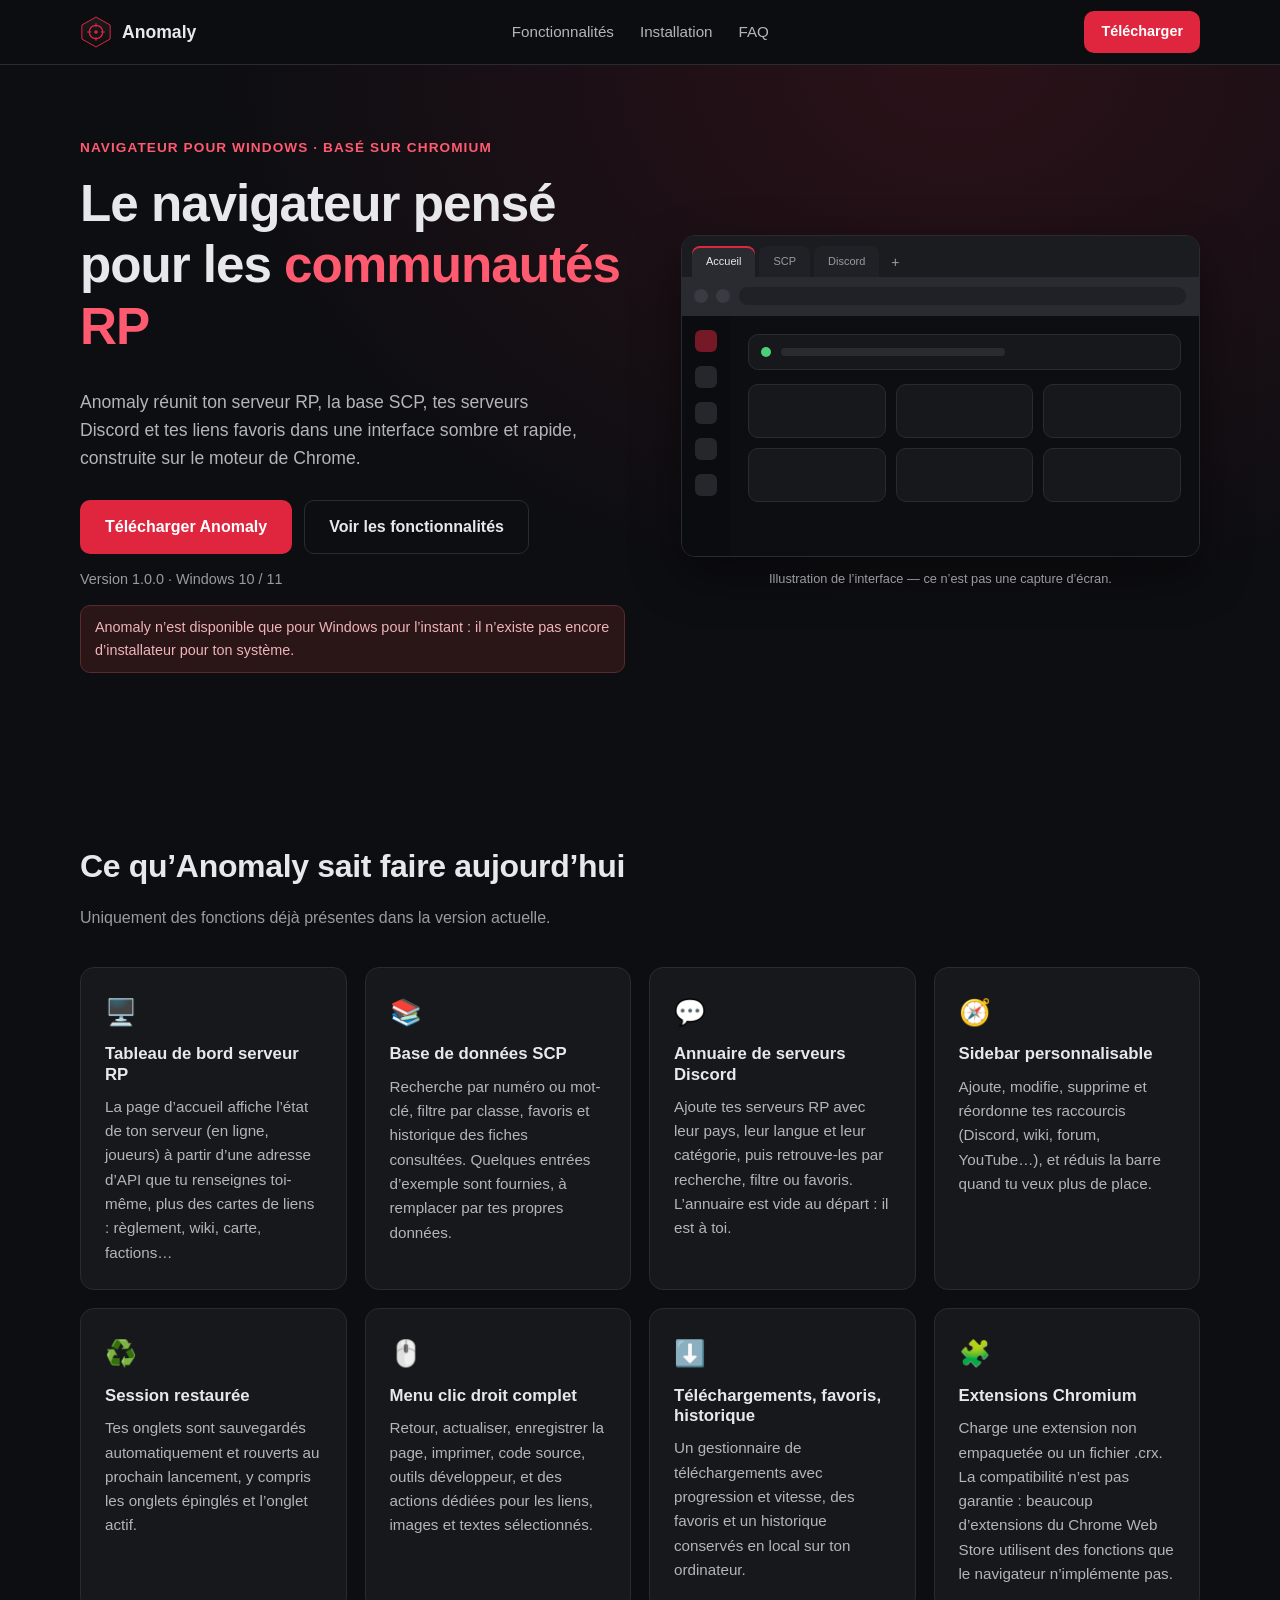
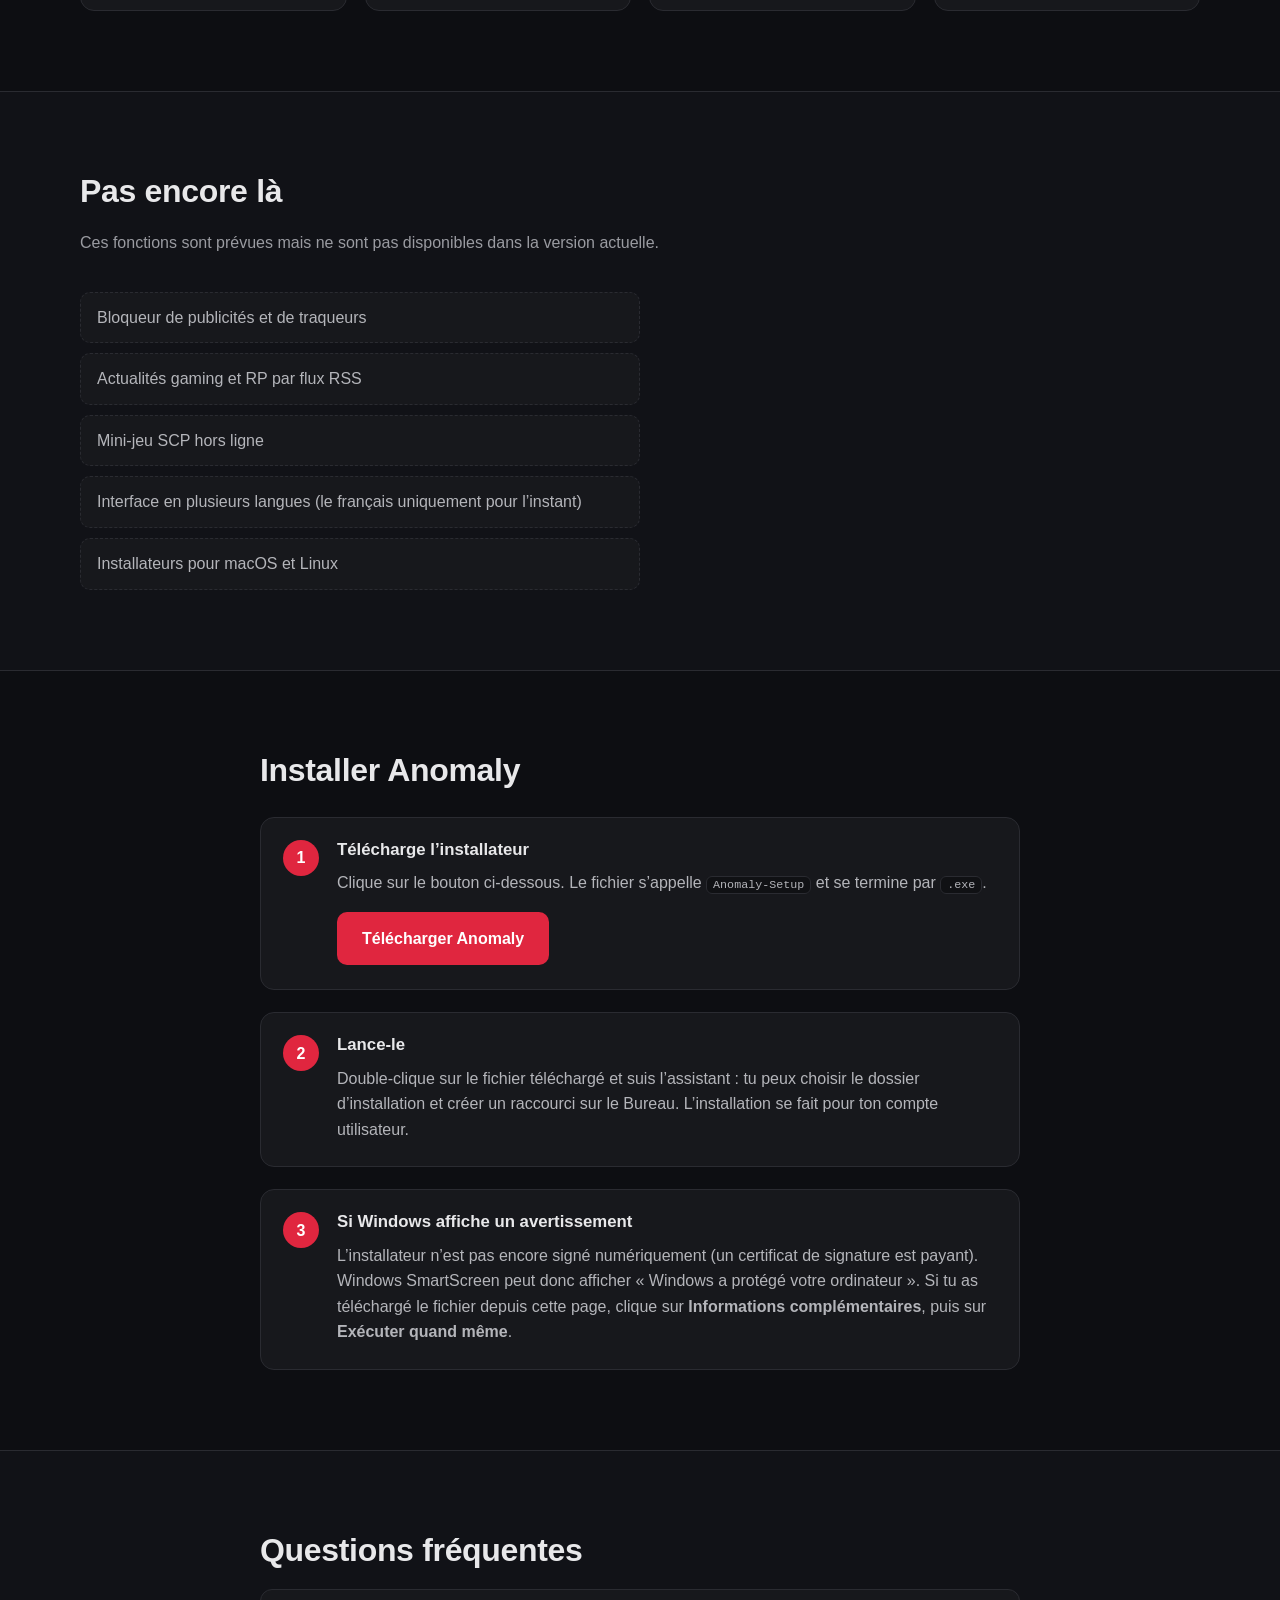
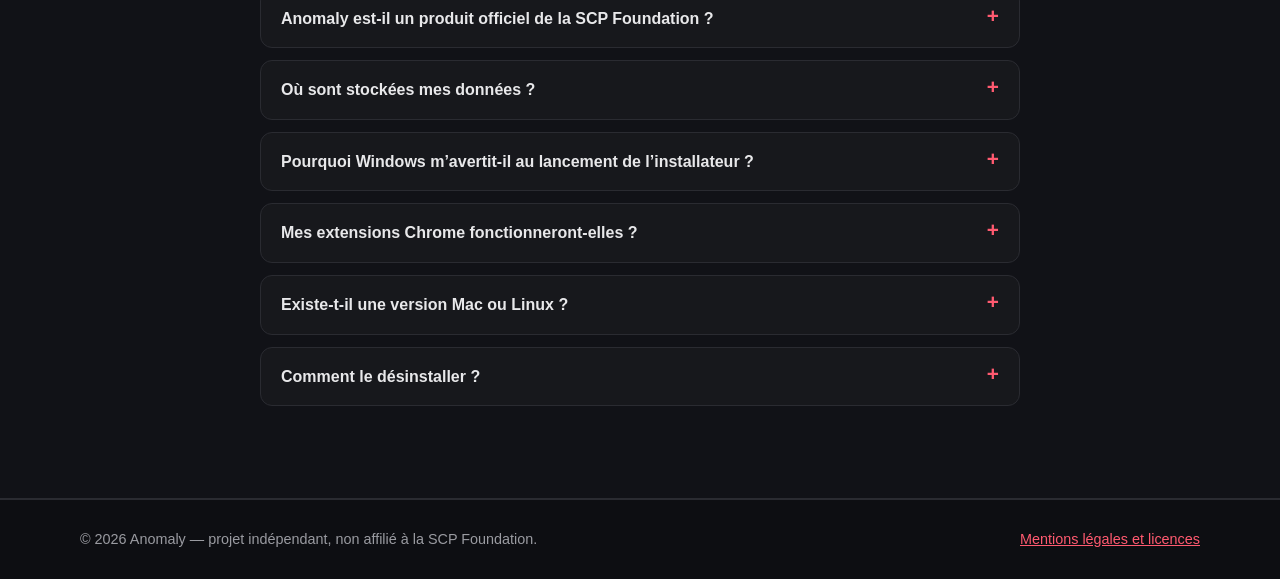
<file: index.html>
<!DOCTYPE html>
<html lang="fr">
<head>
<meta charset="UTF-8">
<meta name="viewport" content="width=device-width, initial-scale=1">
<title>Anomaly — le navigateur des communautés RP et SCP</title>
<meta name="description" content="Anomaly est un navigateur Windows basé sur Chromium, pensé pour les communautés RP : tableau de bord serveur, base SCP, annuaire de serveurs Discord, sidebar personnalisable.">
<meta name="theme-color" content="#0d0e12">
<meta property="og:type" content="website">
<meta property="og:title" content="Anomaly — le navigateur des communautés RP et SCP">
<meta property="og:description" content="Un navigateur Windows basé sur Chromium, avec tableau de bord serveur RP, base SCP et annuaire de serveurs Discord.">
<meta property="og:locale" content="fr_FR">
<meta name="twitter:card" content="summary">
<link rel="icon" type="image/svg+xml" href="favicon.svg">
<link rel="stylesheet" href="style.css">
</head>
<body>
  <a class="lien-evitement" href="#contenu">Aller au contenu</a>

  <header class="entete">
    <div class="conteneur entete-interieur">
      <a class="marque" href="#haut" aria-label="Anomaly, retour en haut">
        <img src="logo.svg" alt="" width="32" height="32">
        <span>Anomaly</span>
      </a>
      <nav class="nav" aria-label="Navigation principale">
        <a href="#fonctionnalites">Fonctionnalités</a>
        <a href="#installation">Installation</a>
        <a href="#faq">FAQ</a>
      </nav>
      <a class="bouton bouton-petit" href="#installation" data-download><span class="label">Télécharger</span></a>
    </div>
  </header>

  <main id="contenu">
    <section class="hero" id="haut">
      <div class="conteneur hero-grille">
        <div class="hero-texte">
          <p class="surtitre">Navigateur pour Windows · basé sur Chromium</p>
          <h1>Le navigateur pensé pour les <span class="accent">communautés RP</span></h1>
          <p class="chapeau">Anomaly réunit ton serveur RP, la base SCP, tes serveurs Discord et tes liens favoris dans une interface sombre et rapide, construite sur le moteur de Chrome.</p>
          <div class="hero-actions">
            <a class="bouton" href="#installation" data-download><span class="label">Télécharger Anomaly</span></a>
            <a class="bouton bouton-discret" href="#fonctionnalites">Voir les fonctionnalités</a>
          </div>
          <p class="meta-telechargement">
            Version <span data-version>—</span> · Windows 10 / 11
            <span data-size-wrap hidden> · <span data-size></span></span>
            <span data-date-wrap hidden> · sortie le <span data-date></span></span>
          </p>
          <p class="note-os" id="note-os" hidden>Anomaly n’est disponible que pour Windows pour l’instant : il n’existe pas encore d’installateur pour ton système.</p>
          <noscript><p class="note-os">Active JavaScript pour afficher le lien de téléchargement.</p></noscript>
        </div>

        <div class="hero-visuel">
          <div class="mock" aria-hidden="true">
            <div class="mock-onglets">
              <span class="mock-onglet actif">Accueil</span>
              <span class="mock-onglet">SCP</span>
              <span class="mock-onglet">Discord</span>
              <span class="mock-plus">+</span>
            </div>
            <div class="mock-barre"><span class="mock-rond"></span><span class="mock-rond"></span><span class="mock-adresse"></span></div>
            <div class="mock-corps">
              <div class="mock-sidebar"><i></i><i></i><i></i><i></i><i></i></div>
              <div class="mock-contenu">
                <div class="mock-statut"><span class="mock-point"></span><span class="mock-ligne long"></span></div>
                <div class="mock-cartes"><b></b><b></b><b></b><b></b><b></b><b></b></div>
              </div>
            </div>
          </div>
          <p class="legende">Illustration de l’interface — ce n’est pas une capture d’écran.</p>
        </div>
      </div>
    </section>

    <section class="section" id="fonctionnalites">
      <div class="conteneur">
        <h2>Ce qu’Anomaly sait faire aujourd’hui</h2>
        <p class="intro-section">Uniquement des fonctions déjà présentes dans la version actuelle.</p>
        <div class="grille-cartes">
          <article class="carte reveal">
            <span class="icone-carte" aria-hidden="true">🖥️</span>
            <h3>Tableau de bord serveur RP</h3>
            <p>La page d’accueil affiche l’état de ton serveur (en ligne, joueurs) à partir d’une adresse d’API que tu renseignes toi-même, plus des cartes de liens : règlement, wiki, carte, factions…</p>
          </article>
          <article class="carte reveal">
            <span class="icone-carte" aria-hidden="true">📚</span>
            <h3>Base de données SCP</h3>
            <p>Recherche par numéro ou mot-clé, filtre par classe, favoris et historique des fiches consultées. Quelques entrées d’exemple sont fournies, à remplacer par tes propres données.</p>
          </article>
          <article class="carte reveal">
            <span class="icone-carte" aria-hidden="true">💬</span>
            <h3>Annuaire de serveurs Discord</h3>
            <p>Ajoute tes serveurs RP avec leur pays, leur langue et leur catégorie, puis retrouve-les par recherche, filtre ou favoris. L’annuaire est vide au départ : il est à toi.</p>
          </article>
          <article class="carte reveal">
            <span class="icone-carte" aria-hidden="true">🧭</span>
            <h3>Sidebar personnalisable</h3>
            <p>Ajoute, modifie, supprime et réordonne tes raccourcis (Discord, wiki, forum, YouTube…), et réduis la barre quand tu veux plus de place.</p>
          </article>
          <article class="carte reveal">
            <span class="icone-carte" aria-hidden="true">♻️</span>
            <h3>Session restaurée</h3>
            <p>Tes onglets sont sauvegardés automatiquement et rouverts au prochain lancement, y compris les onglets épinglés et l’onglet actif.</p>
          </article>
          <article class="carte reveal">
            <span class="icone-carte" aria-hidden="true">🖱️</span>
            <h3>Menu clic droit complet</h3>
            <p>Retour, actualiser, enregistrer la page, imprimer, code source, outils développeur, et des actions dédiées pour les liens, images et textes sélectionnés.</p>
          </article>
          <article class="carte reveal">
            <span class="icone-carte" aria-hidden="true">⬇️</span>
            <h3>Téléchargements, favoris, historique</h3>
            <p>Un gestionnaire de téléchargements avec progression et vitesse, des favoris et un historique conservés en local sur ton ordinateur.</p>
          </article>
          <article class="carte reveal">
            <span class="icone-carte" aria-hidden="true">🧩</span>
            <h3>Extensions Chromium</h3>
            <p>Charge une extension non empaquetée ou un fichier .crx. La compatibilité n’est pas garantie : beaucoup d’extensions du Chrome Web Store utilisent des fonctions que le navigateur n’implémente pas.</p>
          </article>
        </div>
      </div>
    </section>

    <section class="section section-alt" id="feuille-de-route">
      <div class="conteneur">
        <h2>Pas encore là</h2>
        <p class="intro-section">Ces fonctions sont prévues mais ne sont pas disponibles dans la version actuelle.</p>
        <ul class="liste-bientot">
          <li>Bloqueur de publicités et de traqueurs</li>
          <li>Actualités gaming et RP par flux RSS</li>
          <li>Mini-jeu SCP hors ligne</li>
          <li>Interface en plusieurs langues (le français uniquement pour l’instant)</li>
          <li>Installateurs pour macOS et Linux</li>
        </ul>
      </div>
    </section>

    <section class="section" id="installation">
      <div class="conteneur etroit">
        <h2>Installer Anomaly</h2>
        <ol class="etapes">
          <li>
            <h3>Télécharge l’installateur</h3>
            <p>Clique sur le bouton ci-dessous. Le fichier s’appelle <code>Anomaly-Setup</code> et se termine par <code>.exe</code>.</p>
            <p><a class="bouton" href="#installation" data-download><span class="label">Télécharger Anomaly</span></a></p>
          </li>
          <li>
            <h3>Lance-le</h3>
            <p>Double-clique sur le fichier téléchargé et suis l’assistant : tu peux choisir le dossier d’installation et créer un raccourci sur le Bureau. L’installation se fait pour ton compte utilisateur.</p>
          </li>
          <li>
            <h3>Si Windows affiche un avertissement</h3>
            <p>L’installateur n’est pas encore signé numériquement (un certificat de signature est payant). Windows SmartScreen peut donc afficher « Windows a protégé votre ordinateur ». Si tu as téléchargé le fichier depuis cette page, clique sur <strong>Informations complémentaires</strong>, puis sur <strong>Exécuter quand même</strong>.</p>
          </li>
        </ol>

        <div class="verification" id="verification" hidden>
          <h3>Vérifier ton fichier (facultatif)</h3>
          <p>Compare l’empreinte SHA-256 de ton téléchargement avec celle-ci. Si elles diffèrent, ne lance pas le fichier.</p>
          <div class="sha-ligne">
            <code id="sha-valeur"></code>
            <button type="button" class="bouton bouton-petit bouton-discret" id="sha-copier">Copier</button>
          </div>
          <p class="aide">Sous Windows, ouvre un terminal dans ton dossier de téléchargements et tape : <code>certutil -hashfile Anomaly-Setup-1.0.0.exe SHA256</code></p>
        </div>
      </div>
    </section>

    <section class="section section-alt" id="faq">
      <div class="conteneur etroit">
        <h2>Questions fréquentes</h2>
        <details>
          <summary>Anomaly est-il un produit officiel de la SCP Foundation ?</summary>
          <p>Non. Anomaly est un projet indépendant, sans lien avec la SCP Foundation ni avec ses auteurs. Les fiches SCP d’exemple s’inspirent de contenus du SCP Wiki, publiés sous licence Creative Commons BY-SA 3.0 (voir les <a href="mentions.html">mentions</a>).</p>
        </details>
        <details>
          <summary>Où sont stockées mes données ?</summary>
          <p>Favoris, historique, réglages et session restent sur ton ordinateur. Anomaly n’a ni compte utilisateur ni synchronisation en ligne. Les sites que tu visites, eux, fonctionnent comme dans n’importe quel navigateur.</p>
        </details>
        <details>
          <summary>Pourquoi Windows m’avertit-il au lancement de l’installateur ?</summary>
          <p>Parce que le fichier n’est pas signé numériquement. Ce n’est pas une preuve qu’il est dangereux, mais c’est une raison de ne le télécharger que depuis cette page, et de comparer l’empreinte SHA-256 si elle est affichée plus haut.</p>
        </details>
        <details>
          <summary>Mes extensions Chrome fonctionneront-elles ?</summary>
          <p>Peut-être. Anomaly charge les extensions Chromium non empaquetées, mais beaucoup d’extensions du Chrome Web Store utilisent des fonctions absentes de ce navigateur, surtout les plus récentes (Manifest V3). Il faut les essayer une par une.</p>
        </details>
        <details>
          <summary>Existe-t-il une version Mac ou Linux ?</summary>
          <p>Pas pour l’instant : seul l’installateur Windows est proposé.</p>
        </details>
        <details>
          <summary>Comment le désinstaller ?</summary>
          <p>Comme n’importe quel logiciel : Paramètres Windows → Applications → Anomaly → Désinstaller.</p>
        </details>
      </div>
    </section>
  </main>

  <footer class="pied">
    <div class="conteneur pied-interieur">
      <p>© <span id="annee"></span> Anomaly — projet indépendant, non affilié à la SCP Foundation.</p>
      <p><a href="mentions.html">Mentions légales et licences</a></p>
    </div>
  </footer>

  <script src="config.js"></script>
  <script src="script.js"></script>
</body>
</html>
</file>
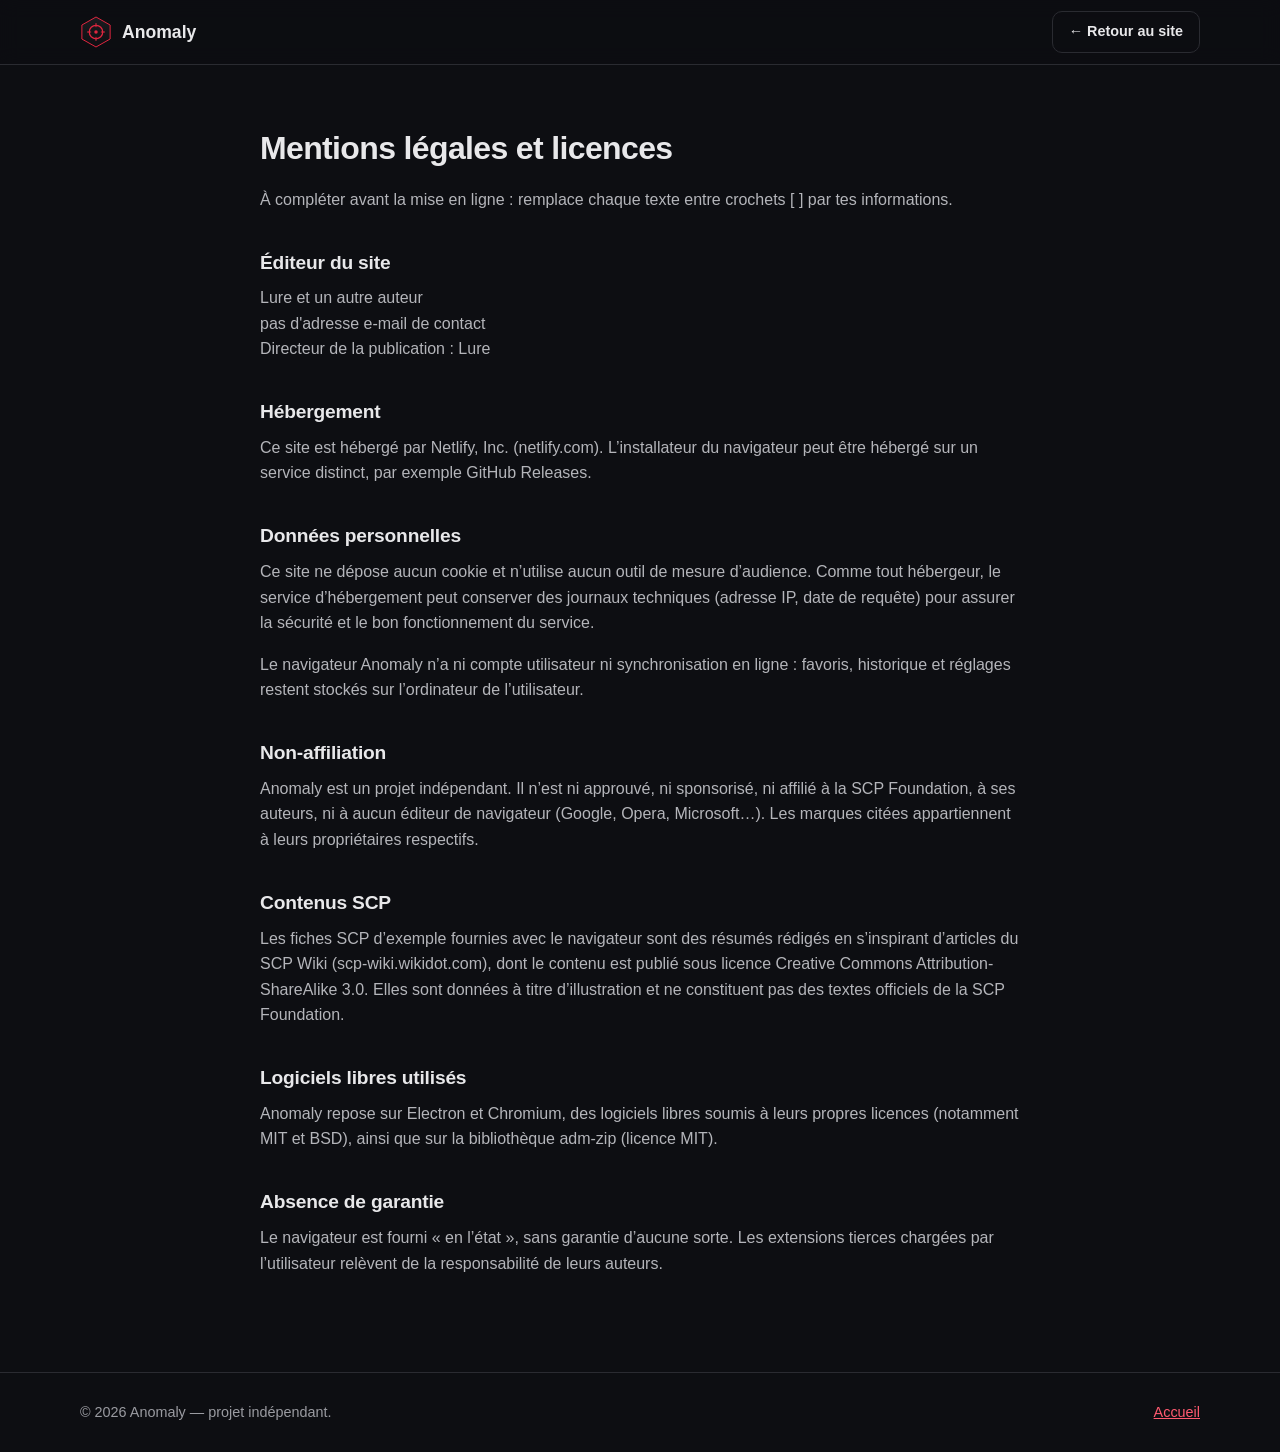
<file: mentions.html>
<!DOCTYPE html>
<html lang="fr">
<head>
<meta charset="UTF-8">
<meta name="viewport" content="width=device-width, initial-scale=1">
<title>Mentions légales et licences — Anomaly</title>
<meta name="description" content="Mentions légales, données personnelles et licences du site Anomaly.">
<meta name="robots" content="noindex">
<link rel="icon" type="image/svg+xml" href="favicon.svg">
<link rel="stylesheet" href="style.css">
</head>
<body>
  <header class="entete">
    <div class="conteneur entete-interieur">
      <a class="marque" href="index.html"><img src="logo.svg" alt="" width="32" height="32"><span>Anomaly</span></a>
      <a class="bouton bouton-petit bouton-discret" href="index.html">← Retour au site</a>
    </div>
  </header>

  <main class="page-simple">
    <div class="conteneur etroit">
      <h1>Mentions légales et licences</h1>
      <p class="avertissement-champ">À compléter avant la mise en ligne : remplace chaque texte entre crochets [ ] par tes informations.</p>

      <h2>Éditeur du site</h2>
      <p>Lure et un autre auteur<br>
      pas d'adresse e-mail de contact<br>
      Directeur de la publication : Lure</p>

      <h2>Hébergement</h2>
      <p>Ce site est hébergé par Netlify, Inc. (netlify.com). L’installateur du navigateur peut être hébergé sur un service distinct, par exemple GitHub Releases.</p>

      <h2>Données personnelles</h2>
      <p>Ce site ne dépose aucun cookie et n’utilise aucun outil de mesure d’audience. Comme tout hébergeur, le service d’hébergement peut conserver des journaux techniques (adresse IP, date de requête) pour assurer la sécurité et le bon fonctionnement du service.</p>
      <p>Le navigateur Anomaly n’a ni compte utilisateur ni synchronisation en ligne : favoris, historique et réglages restent stockés sur l’ordinateur de l’utilisateur.</p>

      <h2>Non-affiliation</h2>
      <p>Anomaly est un projet indépendant. Il n’est ni approuvé, ni sponsorisé, ni affilié à la SCP Foundation, à ses auteurs, ni à aucun éditeur de navigateur (Google, Opera, Microsoft…). Les marques citées appartiennent à leurs propriétaires respectifs.</p>

      <h2>Contenus SCP</h2>
      <p>Les fiches SCP d’exemple fournies avec le navigateur sont des résumés rédigés en s’inspirant d’articles du SCP Wiki (scp-wiki.wikidot.com), dont le contenu est publié sous licence Creative Commons Attribution-ShareAlike 3.0. Elles sont données à titre d’illustration et ne constituent pas des textes officiels de la SCP Foundation.</p>

      <h2>Logiciels libres utilisés</h2>
      <p>Anomaly repose sur Electron et Chromium, des logiciels libres soumis à leurs propres licences (notamment MIT et BSD), ainsi que sur la bibliothèque adm-zip (licence MIT).</p>

      <h2>Absence de garantie</h2>
      <p>Le navigateur est fourni « en l’état », sans garantie d’aucune sorte. Les extensions tierces chargées par l’utilisateur relèvent de la responsabilité de leurs auteurs.</p>
    </div>
  </main>

  <footer class="pied">
    <div class="conteneur pied-interieur">
      <p>© <span id="annee"></span> Anomaly — projet indépendant.</p>
      <p><a href="index.html">Accueil</a></p>
    </div>
  </footer>
  <script src="script.js"></script>
</body>
</html>
</file>
<file: style.css>
:root {
  --fond: #0d0e12;
  --fond-alt: #111217;
  --carte: #17181c;
  --carte-survol: #1e2025;
  --bordure: #2a2b31;
  --texte: #e8e8ea;
  --texte-doux: #b4b5ba;
  --muted: #9a9ba1;
  --accent: #e0263f;
  --accent-hover: #ff3a54;
  --accent-texte: #ff5a70;
  --rayon: 14px;
  --ombre: 0 18px 50px rgba(0, 0, 0, 0.45);
  color-scheme: dark;
}

* { box-sizing: border-box; }
html { scroll-behavior: smooth; scroll-padding-top: 76px; }
body {
  margin: 0;
  background: var(--fond);
  color: var(--texte);
  font-family: -apple-system, BlinkMacSystemFont, "Segoe UI", Roboto, Helvetica, Arial, sans-serif;
  line-height: 1.6;
  -webkit-font-smoothing: antialiased;
}
img { max-width: 100%; }
a { color: var(--accent-texte); }
a:hover { color: #ff8394; }
code {
  background: #101114; border: 1px solid var(--bordure); border-radius: 6px;
  padding: 1px 6px; font-size: 0.9em; word-break: break-all;
}
h1, h2, h3 { line-height: 1.2; margin: 0 0 0.6em; }
h1 { font-size: clamp(2rem, 5vw, 3.2rem); letter-spacing: -0.02em; }
h2 { font-size: clamp(1.5rem, 3vw, 2rem); letter-spacing: -0.01em; }
h3 { font-size: 1.05rem; }
p { margin: 0 0 1em; }

:focus-visible { outline: 2px solid var(--accent-texte); outline-offset: 3px; border-radius: 4px; }

.conteneur { width: min(1120px, 92%); margin: 0 auto; }
.conteneur.etroit { width: min(760px, 92%); }

.lien-evitement {
  position: absolute; left: -999px; top: 8px; background: var(--accent); color: #fff;
  padding: 8px 14px; border-radius: 8px; z-index: 100;
}
.lien-evitement:focus { left: 8px; }

/* --- En-tête --- */
.entete {
  position: sticky; top: 0; z-index: 50;
  background: rgba(13, 14, 18, 0.85); backdrop-filter: blur(10px);
  border-bottom: 1px solid var(--bordure);
}
.entete-interieur { display: flex; align-items: center; justify-content: space-between; gap: 20px; height: 64px; }
.marque { display: flex; align-items: center; gap: 10px; color: var(--texte); text-decoration: none; font-weight: 700; font-size: 1.1rem; }
.marque:hover { color: var(--texte); }
.nav { display: flex; gap: 26px; }
.nav a { color: var(--texte-doux); text-decoration: none; font-size: 0.95rem; }
.nav a:hover { color: #fff; }

/* --- Boutons --- */
.bouton {
  display: inline-flex; align-items: center; justify-content: center; gap: 8px;
  background: var(--accent); color: #fff; text-decoration: none; font-weight: 600;
  padding: 13px 24px; border-radius: 10px; border: 1px solid transparent;
  font-size: 1rem; cursor: pointer; font-family: inherit;
  transition: background 0.15s, transform 0.15s, border-color 0.15s;
}
.bouton:hover { background: var(--accent-hover); color: #fff; transform: translateY(-1px); }
.bouton-petit { padding: 8px 16px; font-size: 0.9rem; }
.bouton-discret { background: transparent; border-color: var(--bordure); color: var(--texte); }
.bouton-discret:hover { background: var(--carte); border-color: var(--accent); color: #fff; }
.bouton.indisponible { background: #2a2b31; color: var(--texte-doux); cursor: default; transform: none; }
.bouton.indisponible:hover { background: #2a2b31; transform: none; }

/* --- Hero --- */
.hero { padding: 72px 0 80px; background: radial-gradient(ellipse at 75% 0%, rgba(224, 38, 63, 0.14), transparent 55%); }
.hero-grille { display: grid; grid-template-columns: 1.05fr 1fr; gap: 56px; align-items: center; }
.surtitre { color: var(--accent-texte); font-weight: 600; font-size: 0.85rem; text-transform: uppercase; letter-spacing: 0.08em; margin-bottom: 14px; }
.accent { color: var(--accent-texte); }
.chapeau { color: var(--texte-doux); font-size: 1.1rem; max-width: 52ch; }
.hero-actions { display: flex; gap: 12px; flex-wrap: wrap; margin: 28px 0 14px; }
.meta-telechargement { color: var(--muted); font-size: 0.9rem; margin: 0; }
.note-os {
  margin-top: 14px; padding: 10px 14px; border: 1px solid #5a2a2e; background: #2a1517;
  border-radius: 10px; font-size: 0.9rem; color: #f0b4ba;
}

/* --- Illustration de l'interface --- */
.mock {
  background: #101114; border: 1px solid var(--bordure); border-radius: var(--rayon);
  box-shadow: var(--ombre); overflow: hidden;
}
.mock-onglets { display: flex; gap: 4px; padding: 10px 10px 0; background: #1b1c20; align-items: flex-end; }
.mock-onglet { font-size: 11px; color: var(--muted); padding: 7px 14px; background: #202126; border-radius: 8px 8px 0 0; }
.mock-onglet.actif { background: #2a2b31; color: var(--texte); box-shadow: inset 0 2px 0 var(--accent); }
.mock-plus { color: var(--muted); padding: 4px 8px; font-size: 14px; }
.mock-barre { display: flex; align-items: center; gap: 8px; padding: 9px 12px; background: #2a2b31; border-bottom: 1px solid var(--bordure); }
.mock-rond { width: 14px; height: 14px; border-radius: 50%; background: #3a3b42; }
.mock-adresse { flex: 1; height: 20px; border-radius: 999px; background: #202126; border: 1px solid var(--bordure); }
.mock-corps { display: flex; min-height: 240px; }
.mock-sidebar { width: 48px; background: #0b0c0f; padding: 14px 0; display: flex; flex-direction: column; align-items: center; gap: 14px; }
.mock-sidebar i { width: 22px; height: 22px; border-radius: 6px; background: #26272d; display: block; }
.mock-sidebar i:first-child { background: rgba(224, 38, 63, 0.5); }
.mock-contenu { flex: 1; padding: 18px; background: var(--fond); }
.mock-statut { display: flex; align-items: center; gap: 10px; background: var(--carte); border: 1px solid var(--bordure); border-radius: 10px; padding: 12px; margin-bottom: 14px; }
.mock-point { width: 10px; height: 10px; border-radius: 50%; background: #4bd07a; flex-shrink: 0; }
.mock-ligne { height: 8px; border-radius: 4px; background: #2a2b31; display: block; }
.mock-ligne.long { width: 55%; }
.mock-cartes { display: grid; grid-template-columns: repeat(3, 1fr); gap: 10px; }
.mock-cartes b { height: 54px; border-radius: 10px; background: var(--carte); border: 1px solid var(--bordure); display: block; }
.legende { color: var(--muted); font-size: 0.8rem; margin: 12px 4px 0; text-align: center; }

/* --- Sections --- */
.section { padding: 80px 0; }
.section-alt { background: var(--fond-alt); border-top: 1px solid var(--bordure); border-bottom: 1px solid var(--bordure); }
.intro-section { color: var(--muted); margin-bottom: 36px; }
.grille-cartes { display: grid; grid-template-columns: repeat(auto-fill, minmax(260px, 1fr)); gap: 18px; }
.carte {
  background: var(--carte); border: 1px solid var(--bordure); border-radius: var(--rayon); padding: 24px;
  transition: border-color 0.15s, background 0.15s;
}
.carte:hover { border-color: rgba(224, 38, 63, 0.55); background: var(--carte-survol); }
.carte p { color: var(--texte-doux); font-size: 0.95rem; margin: 0; }
.icone-carte { font-size: 1.6rem; display: block; margin-bottom: 12px; }

.liste-bientot { list-style: none; padding: 0; margin: 0; display: grid; gap: 10px; max-width: 560px; }
.liste-bientot li {
  background: var(--carte); border: 1px dashed var(--bordure); border-radius: 10px;
  padding: 12px 16px; color: var(--texte-doux);
}

/* --- Installation --- */
.etapes { list-style: none; counter-reset: etape; padding: 0; margin: 28px 0 0; display: grid; gap: 22px; }
.etapes > li {
  counter-increment: etape; position: relative;
  background: var(--carte); border: 1px solid var(--bordure); border-radius: var(--rayon);
  padding: 22px 24px 8px 76px;
}
.etapes > li::before {
  content: counter(etape);
  position: absolute; left: 22px; top: 22px; width: 36px; height: 36px; border-radius: 50%;
  background: var(--accent); color: #fff; display: grid; place-items: center; font-weight: 700;
}
.etapes p { color: var(--texte-doux); }
.verification { margin-top: 28px; background: var(--carte); border: 1px solid var(--bordure); border-radius: var(--rayon); padding: 22px 24px; }
.verification[hidden], [hidden] { display: none !important; }
.sha-ligne { display: flex; gap: 10px; align-items: center; flex-wrap: wrap; margin-bottom: 12px; }
.aide { color: var(--muted); font-size: 0.88rem; margin: 0; }

/* --- FAQ --- */
details { background: var(--carte); border: 1px solid var(--bordure); border-radius: 12px; margin-bottom: 12px; }
summary { cursor: pointer; padding: 16px 20px; font-weight: 600; list-style: none; display: flex; justify-content: space-between; gap: 12px; }
summary::-webkit-details-marker { display: none; }
summary::after { content: "+"; color: var(--accent-texte); font-size: 1.3rem; line-height: 1; }
details[open] summary::after { content: "–"; }
details p { padding: 0 20px 18px; margin: 0; color: var(--texte-doux); }

/* --- Pied de page --- */
.pied { border-top: 1px solid var(--bordure); padding: 28px 0; color: var(--muted); font-size: 0.9rem; }
.pied-interieur { display: flex; justify-content: space-between; gap: 16px; flex-wrap: wrap; }
.pied p { margin: 0; }

/* --- Pages secondaires (mentions, 404) --- */
.page-simple { padding: 64px 0 80px; }
.page-simple h1 { font-size: 2rem; }
.page-simple h2 { font-size: 1.2rem; margin-top: 2em; }
.page-simple p, .page-simple li { color: var(--texte-doux); }
.avertissement-champ { color: #f0c46a; }

/* --- Animation d'apparition (désactivée si l'utilisateur le demande) --- */
.js .reveal { opacity: 0; transform: translateY(14px); transition: opacity 0.5s ease, transform 0.5s ease; }
.js .reveal.visible { opacity: 1; transform: none; }
@media (prefers-reduced-motion: reduce) {
  html { scroll-behavior: auto; }
  .js .reveal { opacity: 1; transform: none; transition: none; }
  .bouton, .carte { transition: none; }
}

/* --- Responsive --- */
@media (max-width: 860px) {
  .hero-grille { grid-template-columns: 1fr; gap: 40px; }
  .hero { padding: 48px 0 56px; }
  .nav { display: none; }
  .section { padding: 56px 0; }
  .etapes > li { padding-left: 70px; }
}
</file>
